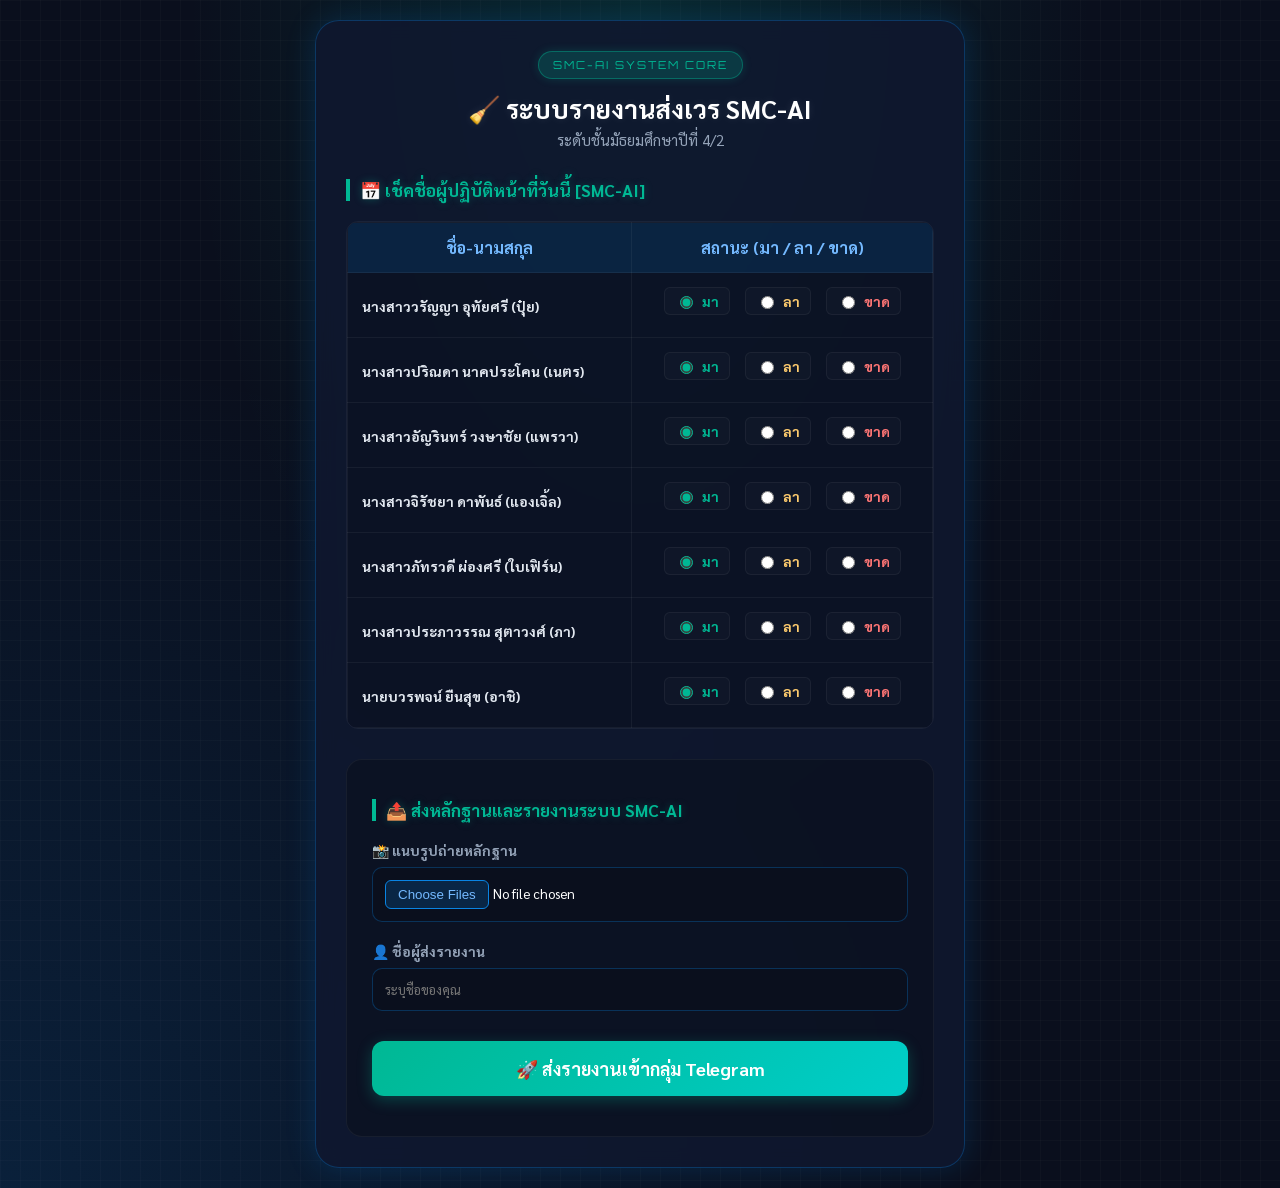
<file: index.html>
<!DOCTYPE html>
<html lang="th">
<head>
    <meta charset="UTF-8">
    <meta name="viewport" content="width=device-width, initial-scale=1.0">
    <title>SMC-AI SERVER - ระบบรายงานส่งเวร</title>
    <link href="https://fonts.googleapis.com/css2?family=Orbitron:wght@500;700&family=Sarabun:wght@400;700&display=swap" rel="stylesheet">
    <link rel="stylesheet" href="style.css">
</head>
<body>

<div class="cyber-grid"></div>

<div class="container">
    <header>
        <div class="ai-badge">SMC-AI SYSTEM CORE</div>
        <h1>🧹 ระบบรายงานส่งเวร SMC-AI</h1>
        <p>ระดับชั้นมัธยมศึกษาปีที่ 4/2</p>
    </header>

    <section class="duty-section hover-bounce">
        <h2>📅 เช็คชื่อผู้ปฏิบัติหน้าที่วันนี้ [SMC-AI]</h2>
        <div class="table-wrapper">
            <table class="duty-table">
                <thead>
                    <tr>
                        <th>ชื่อ-นามสกุล</th>
                        <th style="text-align:center;">สถานะ (มา / ลา / ขาด)</th>
                    </tr>
                </thead>
                <tbody id="duty-list">
                </tbody>
            </table>
        </div>
    </section>

    <section class="form-section hover-bounce">
        <h2>📤 ส่งหลักฐานและรายงานระบบ SMC-AI</h2>
        <div class="input-group">
            <label for="photoInput">📸 แนบรูปถ่ายหลักฐาน</label>
            <input type="file" id="photoInput" accept="image/*" multiple>
        </div>
        
        <div class="input-group">
            <label for="senderName">👤 ชื่อผู้ส่งรายงาน</label>
            <input type="text" id="senderName" placeholder="ระบุชื่อของคุณ">
        </div>
        
        <button class="btn-submit" onclick="sendReport()">🚀 ส่งรายงานเข้ากลุ่ม Telegram</button>
        <div id="status"></div>
    </section>
</div>

<div id="custom-popup" class="popup-overlay">
    <div class="popup-box">
        <div class="popup-icon" style="color: #00b894;">✅</div>
        <h2>SMC-AI SYSTEM</h2>
        <p class="popup-message">This case is closed</p>
    </div>
</div>

<script src="Java.js"></script> 
</body>
</html>
</file>
<file: style.css>
* {
    box-sizing: border-box;
    font-family: 'Sarabun', sans-serif;
}

body {
    background-color: #0a0f1d;
    /* ย้อนกลับมาใช้การไล่เฉดสี นีออนเขียว-ฟ้า แบบเดิมที่มองง่าย สบายตา */
    background-image: 
        radial-gradient(at 50% 0%, rgba(0, 184, 148, 0.15) 0px, transparent 50%),
        radial-gradient(at 0% 100%, rgba(9, 132, 227, 0.15) 0px, transparent 50%);
    display: flex;
    justify-content: center;
    align-items: flex-start;
    min-height: 100vh;
    margin: 0;
    padding: 20px;
    color: #e2e8f0;
    position: relative;
}

/* เส้นกริดแนว Sci-Fi */
.cyber-grid {
    position: absolute;
    top: 0; left: 0; right: 0; bottom: 0;
    background-image: linear-gradient(rgba(255,255,255,0.02) 1px, transparent 1px),
                      linear-gradient(90deg, rgba(255,255,255,0.02) 1px, transparent 1px);
    background-size: 20px 20px;
    z-index: -1;
    pointer-events: none;
}

.container {
    background: rgba(16, 24, 48, 0.85);
    backdrop-filter: blur(10px);
    width: 100%;
    max-width: 650px;
    padding: 30px;
    border-radius: 24px;
    box-shadow: 0 0 30px rgba(9, 132, 227, 0.2);
    border: 1px solid rgba(9, 132, 227, 0.3);
}

header {
    text-align: center;
    margin-bottom: 30px;
    transition: transform 0.3s cubic-bezier(0.175, 0.885, 0.32, 1.275);
}

header:hover {
    transform: translateY(-3px);
}

.ai-badge {
    display: inline-block;
    font-family: 'Orbitron', sans-serif;
    font-size: 11px;
    letter-spacing: 2px;
    background: rgba(0, 184, 148, 0.2);
    color: #00b894;
    padding: 6px 14px;
    border-radius: 20px;
    border: 1px solid rgba(0, 184, 148, 0.4);
    margin-bottom: 12px;
    box-shadow: 0 0 10px rgba(0, 184, 148, 0.2);
}

header h1 {
    margin: 0;
    font-size: 26px;
    color: #fff;
    text-shadow: 0 0 10px rgba(255, 255, 255, 0.1);
}

header p {
    color: #94a3b8;
    margin: 5px 0 0;
    font-size: 15px;
}

h2 {
    font-size: 17px;
    color: #00b894;
    border-left: 4px solid #00b894;
    padding-left: 10px;
    margin-bottom: 20px;
    text-shadow: 0 0 8px rgba(0, 184, 148, 0.3);
}

/* เอฟเฟกต์เวลาเอาเมาส์ชี้หัวข้อหลักจะเด้งขึ้นนุ่มๆ */
.hover-bounce {
    transition: all 0.3s cubic-bezier(0.175, 0.885, 0.32, 1.275);
}

.hover-bounce:hover {
    transform: translateY(-5px); 
    box-shadow: 0 10px 25px rgba(9, 132, 227, 0.25); 
    border-color: rgba(9, 132, 227, 0.5);
}

.table-wrapper {
    margin-bottom: 30px;
    overflow-x: auto;
    border-radius: 12px;
    border: 1px solid rgba(255, 255, 255, 0.05);
}

.duty-table {
    width: 100%;
    border-collapse: collapse;
    background: rgba(10, 15, 29, 0.5);
}

.duty-table th {
    background-color: rgba(9, 132, 227, 0.15);
    color: #74b9ff;
    font-weight: bold;
    border-bottom: 2px solid rgba(9, 132, 227, 0.3);
}

.duty-table th, .duty-table td {
    padding: 14px;
    border: 1px solid rgba(255, 255, 255, 0.05);
}

.duty-table td strong {
    color: #e2e8f0;
    font-size: 14px;
}

.status-group {
    display: flex;
    justify-content: center;
    gap: 15px;
}

.status-option {
    display: flex;
    align-items: center;
    gap: 6px;
    font-size: 14px;
    cursor: pointer;
    padding: 4px 10px;
    border-radius: 6px;
    background: rgba(255, 255, 255, 0.02);
    border: 1px solid rgba(255, 255, 255, 0.05);
    transition: all 0.2s cubic-bezier(0.175, 0.885, 0.32, 1.275);
}

.status-option:hover {
    background: rgba(255, 255, 255, 0.08);
    transform: scale(1.08);
}

.status-option:active {
    transform: scale(0.95);
}

.label-present input[type="radio"]:checked + span, .label-present { color: #00b894; }
.label-leave input[type="radio"]:checked + span, .label-leave { color: #fdcb6e; }
.label-absent input[type="radio"]:checked + span, .label-absent { color: #ff7675; }

.label-present input[type="radio"]:checked { accent-color: #00b894; }
.label-leave input[type="radio"]:checked { accent-color: #fdcb6e; }
.label-absent input[type="radio"]:checked { accent-color: #ff7675; }

.form-section {
    background: rgba(10, 15, 29, 0.6);
    padding: 25px;
    border-radius: 16px;
    border: 1px solid rgba(255, 255, 255, 0.05);
}

.input-group {
    margin-bottom: 20px;
}

label {
    display: block;
    margin-bottom: 8px;
    font-weight: bold;
    color: #94a3b8;
    font-size: 14px;
}

input[type="text"], input[type="file"] {
    width: 100%;
    padding: 12px;
    background: #0a0f1d;
    border: 1px solid rgba(9, 132, 227, 0.3);
    border-radius: 10px;
    color: #fff;
    transition: 0.3s;
}

input[type="text"]:focus {
    border-color: #00b894;
    box-shadow: 0 0 10px rgba(0, 184, 148, 0.3);
    outline: none;
}

input[type="file"]::file-selector-button {
    background: rgba(9, 132, 227, 0.2);
    border: 1px solid #0984e3;
    color: #74b9ff;
    padding: 6px 12px;
    border-radius: 6px;
    cursor: pointer;
}

.btn-submit {
    background: linear-gradient(135deg, #00b894 0%, #00cec9 100%);
    color: white;
    border: none;
    padding: 16px;
    border-radius: 12px;
    font-size: 18px;
    font-weight: bold;
    cursor: pointer;
    width: 100%;
    margin-top: 10px;
    box-shadow: 0 4px 15px rgba(0, 184, 148, 0.3);
    transition: 0.3s cubic-bezier(0.175, 0.885, 0.32, 1.275);
}

.btn-submit:hover {
    box-shadow: 0 0 25px rgba(0, 184, 148, 0.6);
    transform: translateY(-3px) scale(1.02);
}

.btn-submit:active {
    transform: translateY(0) scale(0.98);
}

#status {
    text-align: center;
    margin-top: 15px;
    font-weight: bold;
    font-family: 'Orbitron', 'Sarabun', sans-serif;
    font-size: 14px;
}

/* ==========================================
   แอนิเมชันและสไตล์ป๊อปอัป
   ========================================== */

.fade-in-up {
    animation: fadeInUp 0.5s ease backwards;
}

@keyframes fadeInUp {
    from {
        opacity: 0;
        transform: translateY(20px);
    }
    to {
        opacity: 1;
        transform: translateY(0);
    }
}

.popup-overlay {
    position: fixed;
    top: 0; left: 0;
    width: 100%; height: 100%;
    background: rgba(5, 9, 20, 0.85);
    backdrop-filter: blur(8px);
    display: flex;
    justify-content: center;
    align-items: center;
    z-index: 9999;
    opacity: 0;
    pointer-events: none;
    transition: opacity 0.4s ease;
}

.popup-overlay.active {
    opacity: 1;
    pointer-events: auto;
}

.popup-box {
    background: #0f172a;
    border: 2px solid #00b894;
    padding: 40px;
    border-radius: 20px;
    text-align: center;
    box-shadow: 0 0 40px rgba(0, 184, 148, 0.4);
    transform: scale(0.7);
    transition: transform 0.4s cubic-bezier(0.175, 0.885, 0.32, 1.275);
    max-width: 400px;
    width: 90%;
}

.popup-overlay.active .popup-box {
    transform: scale(1);
}

.popup-icon {
    font-size: 50px;
    margin-bottom: 15px;
    animation: pulse 1.5s infinite;
}

.popup-box h2 {
    font-family: 'Orbitron', sans-serif;
    color: #00b894;
    margin: 0 0 10px 0;
    font-size: 20px;
    letter-spacing: 2px;
    border-left: none;
    padding-left: 0;
}

.popup-message {
    font-family: 'Orbitron', 'Sarabun', sans-serif;
    font-size: 24px;
    font-weight: bold;
    color: #fff;
    margin: 0;
    text-shadow: 0 0 15px rgba(255, 255, 255, 0.5);
}

@keyframes pulse {
    0% { transform: scale(1); }
    50% { transform: scale(1.1); }
    100% { transform: scale(1); }
}
</file>
